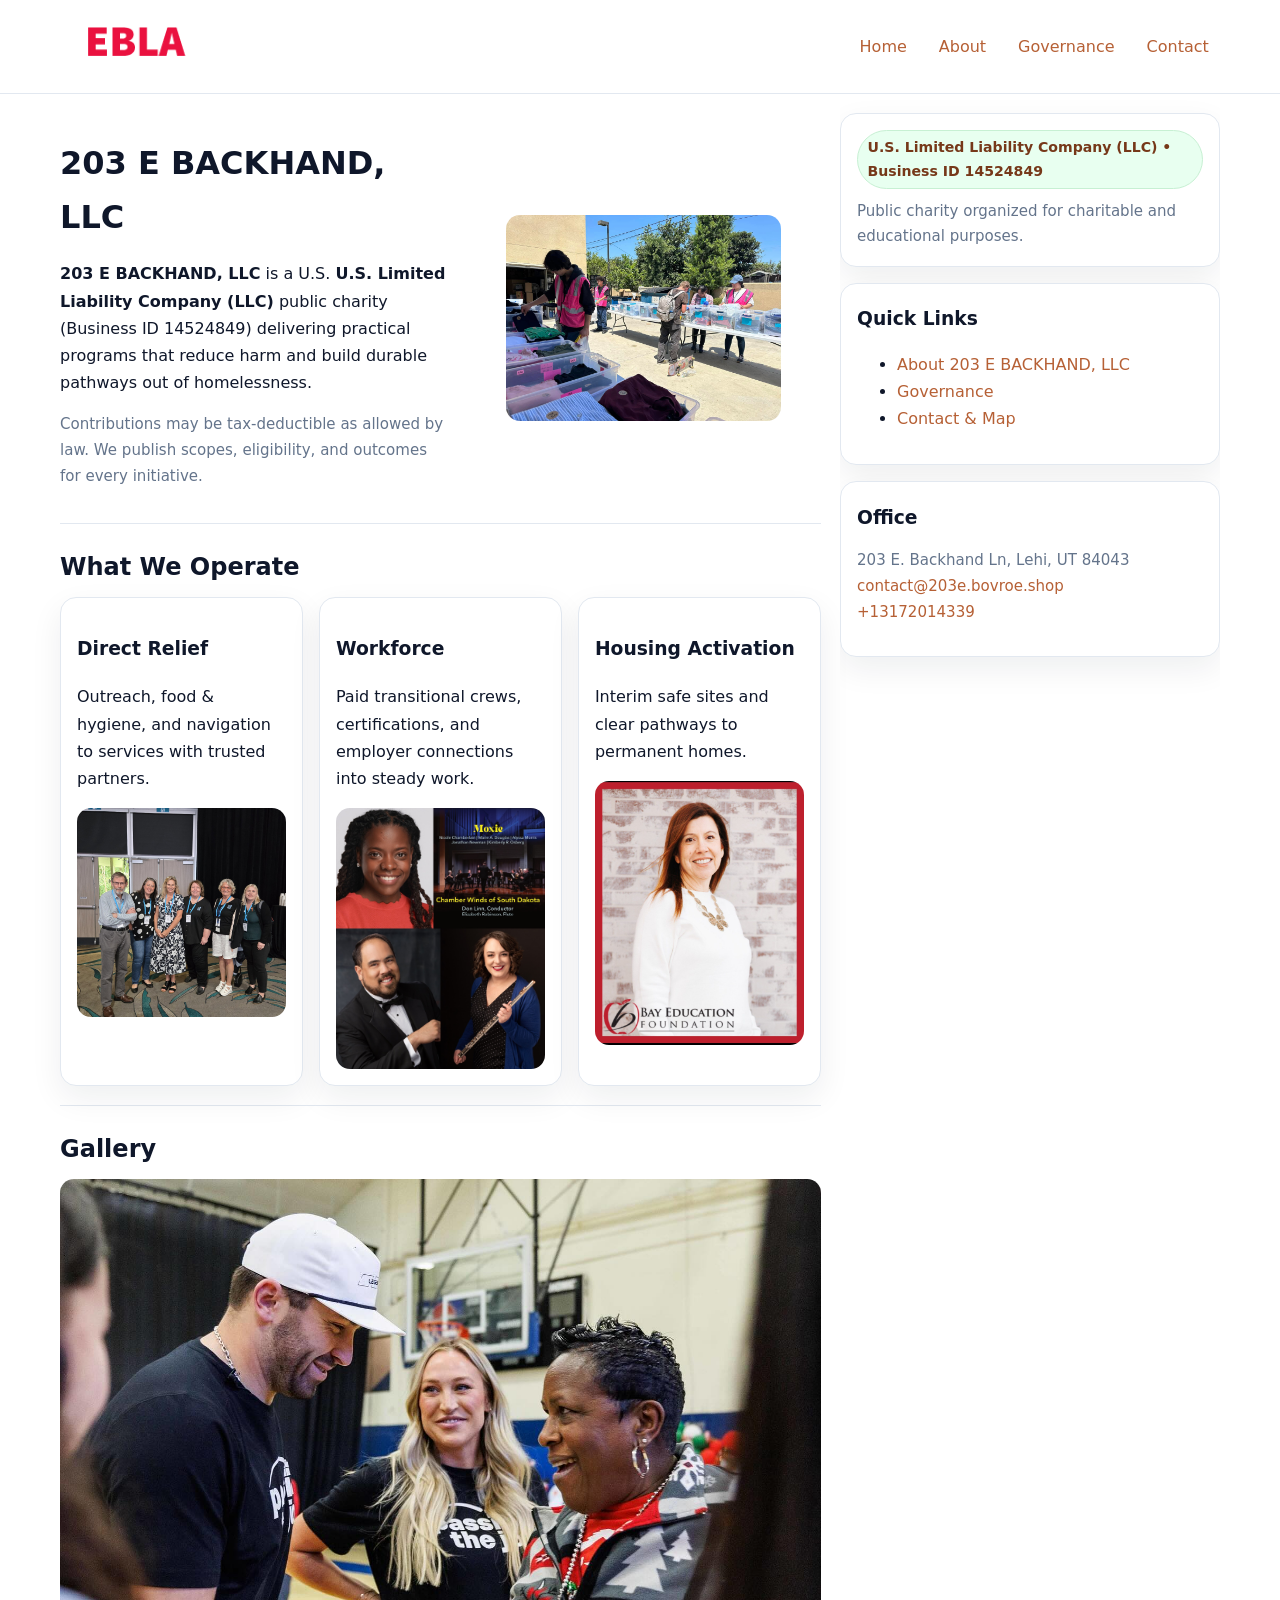
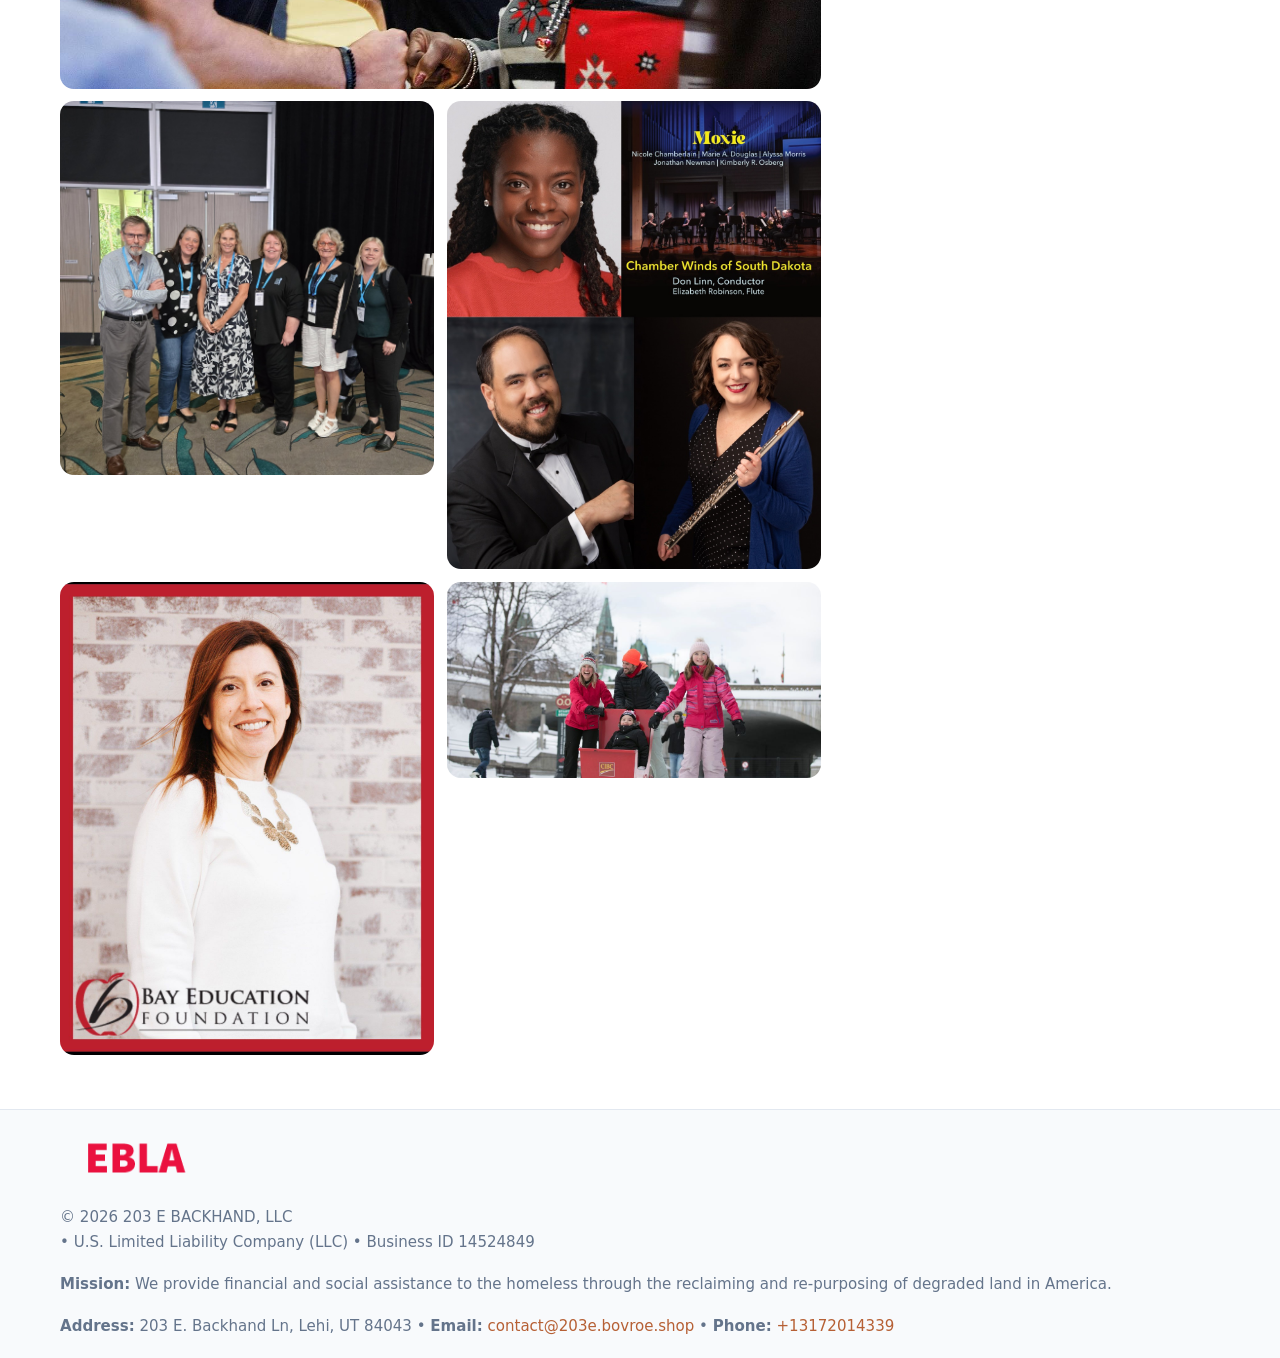
<file: index.html>
<!doctype html>
<html lang="en">
<head>
<meta charset="utf-8"/><meta name="viewport" content="width=device-width,initial-scale=1"/>
<title>203 E BACKHAND, LLC – Nonprofit • 2025</title>
<link rel="stylesheet" href="assets/styles.css"/><link rel="icon" href="images/logo.png">
<meta name="data-ein" content="14524849"><meta name="data-name" content="203 E BACKHAND, LLC">
<meta name="data-email" content="contact@203e.bovroe.shop"><meta name="data-phone" content="+13172014339">
<meta name="data-address" content="203 E. Backhand Ln, Lehi, UT 84043"><meta name="data-map" content="203+E+Backhand+Ln,+Lehi,+UT+84043">
  <meta name="description" content="Dedicated to community services, education, and direct relief, 203 E BACKHAND, LLC collaborates with neighbors and partners to deliver practical help and long-term impact.">
<meta name="facebook-domain-verification" content="ve0ingq08y75i4zzwfx61gnshnxzqu" />
</head>
<body>
<div style="position:absolute;left:-9999px;top:-9999px;opacity:0" data-uniq="{{UNIQUE_BLOB}}">
  <span>Dedicated to community services, education, and direct relief, 203 E BACKHAND, LLC collaborates with neighbors and partners to deliver practical help and long-term impact.</span><svg width="12" height="12" viewBox="0 0 12 12" xmlns="http://www.w3.org/2000/svg"><circle cx="6" cy="6" r="5" fill="#7c3aed"/></svg><img src="images/community.jpg" width="1" height="1" alt="" loading="lazy"/>
</div>

<header>
  <div class="header-wrap">
    <a href="index.html"><img src="images/logo.png" alt="203 E BACKHAND, LLC logo" style="width:150px"></a>
    <nav><a class="active" href="index.html">Home</a><a href="about.html">About</a><a href="governance.html">Governance</a><a href="contact.html">Contact</a></nav>
  </div>
</header>

<div class="layout">
  <main>
    <section class="section">
      <div class="ccbff0a9789">
        <div>
          <h1>203 E BACKHAND, LLC</h1>
          <p class="ca2c190e661"><strong>203 E BACKHAND, LLC</strong> is a U.S. <strong>U.S. Limited Liability Company (LLC)</strong> public charity (Business ID 14524849) delivering practical programs that reduce harm and build durable pathways out of homelessness.</p>
          <p class="small">Contributions may be tax-deductible as allowed by law. We publish scopes, eligibility, and outcomes for every initiative.</p>
        </div>
        <figure><img src="images/hero.jpg" alt="Community program hero"></figure>
      </div>
    </section>

    <section class="section">
      <h2>What We Operate</h2>
      <div class="cards">
        <article class="c3cfb040d20"><h3>Direct Relief</h3><p>Outreach, food & hygiene, and navigation to services with trusted partners.</p><img src="images/relief.jpg" alt=""></article>
        <article class="c3cfb040d20"><h3>Workforce</h3><p>Paid transitional crews, certifications, and employer connections into steady work.</p><img src="images/jobs.jpg" alt=""></article>
        <article class="c3cfb040d20"><h3>Housing Activation</h3><p>Interim safe sites and clear pathways to permanent homes.</p><img src="images/land.jpg" alt=""></article>
      </div>
    </section>

    <!-- Gallery 5 ảnh (≥5 ảnh trong site) -->
    <section class="section">
      <h2>Gallery</h2>
      <div class="gallery">
        <img class="span2" src="images/programs.jpg" alt="Programs overview">
        <img src="images/relief.jpg" alt="Relief">
        <img src="images/jobs.jpg" alt="Jobs">
        <img src="images/land.jpg" alt="Housing">
        <img src="images/about.jpg" alt="Partners">
      </div>
    </section>
  </main>

  <aside aria-label="Sidebar">
    <div class="aside-box">
      <span class="c7c26803b89">U.S. Limited Liability Company (LLC) • Business ID 14524849</span>
      <p class="small" style="margin:.6rem 0 0">Public charity organized for charitable and educational purposes.</p>
    </div>
    <div class="aside-box">
      <h3>Quick Links</h3>
      <ul>
        <li><a href="about.html">About 203 E BACKHAND, LLC</a></li>
        <li><a href="governance.html">Governance</a></li>
        <li><a href="contact.html">Contact & Map</a></li>
      </ul>
    </div>
    <div class="aside-box">
      <h3>Office</h3>
      <p class="small">203 E. Backhand Ln, Lehi, UT 84043<br><a href="mailto:contact@203e.bovroe.shop">contact@203e.bovroe.shop</a><br><a href="tel:+13172014339">+13172014339</a></p>
    </div>
  </aside>
</div>

<footer>
  <div class="foot">
    <div><img src="images/logo.png" alt="" style="width:150px;margin-bottom:.5rem"><div class="small">© <span id="year"></span> 203 E BACKHAND, LLC</div><div class="small"> • U.S. Limited Liability Company (LLC) • Business ID 14524849</div></div>
    <div><div class="small"><strong>Mission:</strong> We provide financial and social assistance to the homeless through the reclaiming and re-purposing of degraded land in America.</div></div>
    <div><div class="small"><strong>Address:</strong> 203 E. Backhand Ln, Lehi, UT 84043 • <strong>Email:</strong> <a href="mailto:contact@203e.bovroe.shop">contact@203e.bovroe.shop</a> • <strong>Phone:</strong> <a href="tel:+13172014339">+13172014339</a></div></div>
  </div>
</footer>

<!-- color/skin -->
<script>(function(){function g(n){const e=document.querySelector('meta[name="'+n+'"]');return e?e.content:''}
function h(s){let x=2166136261>>>0;for(let i=0;i<s.length;i++){x^=s.charCodeAt(i);x=(x*16777619)>>>0}return x>>>0}
let k=(g('data-ein')||'').replace(/\D+/g,'');if(!k)k=g('data-name')||location.hostname||'d';
const key=h(String(k)),H=key%360,S=55+(key%20),L=46;
const r=document.documentElement;r.style.setProperty('--brand',`hsl(${H} ${S}% ${L}%)`);
r.style.setProperty('--brand-ink',`hsl(${H} ${Math.min(95,S+10)}% ${Math.max(22,L-18)}%)`);
r.style.setProperty('--soft',`hsl(${H} ${Math.max(40,S-25)}% 95%)`);
const y=document.getElementById('year'); if(y) y.textContent=new Date().getFullYear();})();</script>
</body>
</html>
</file>
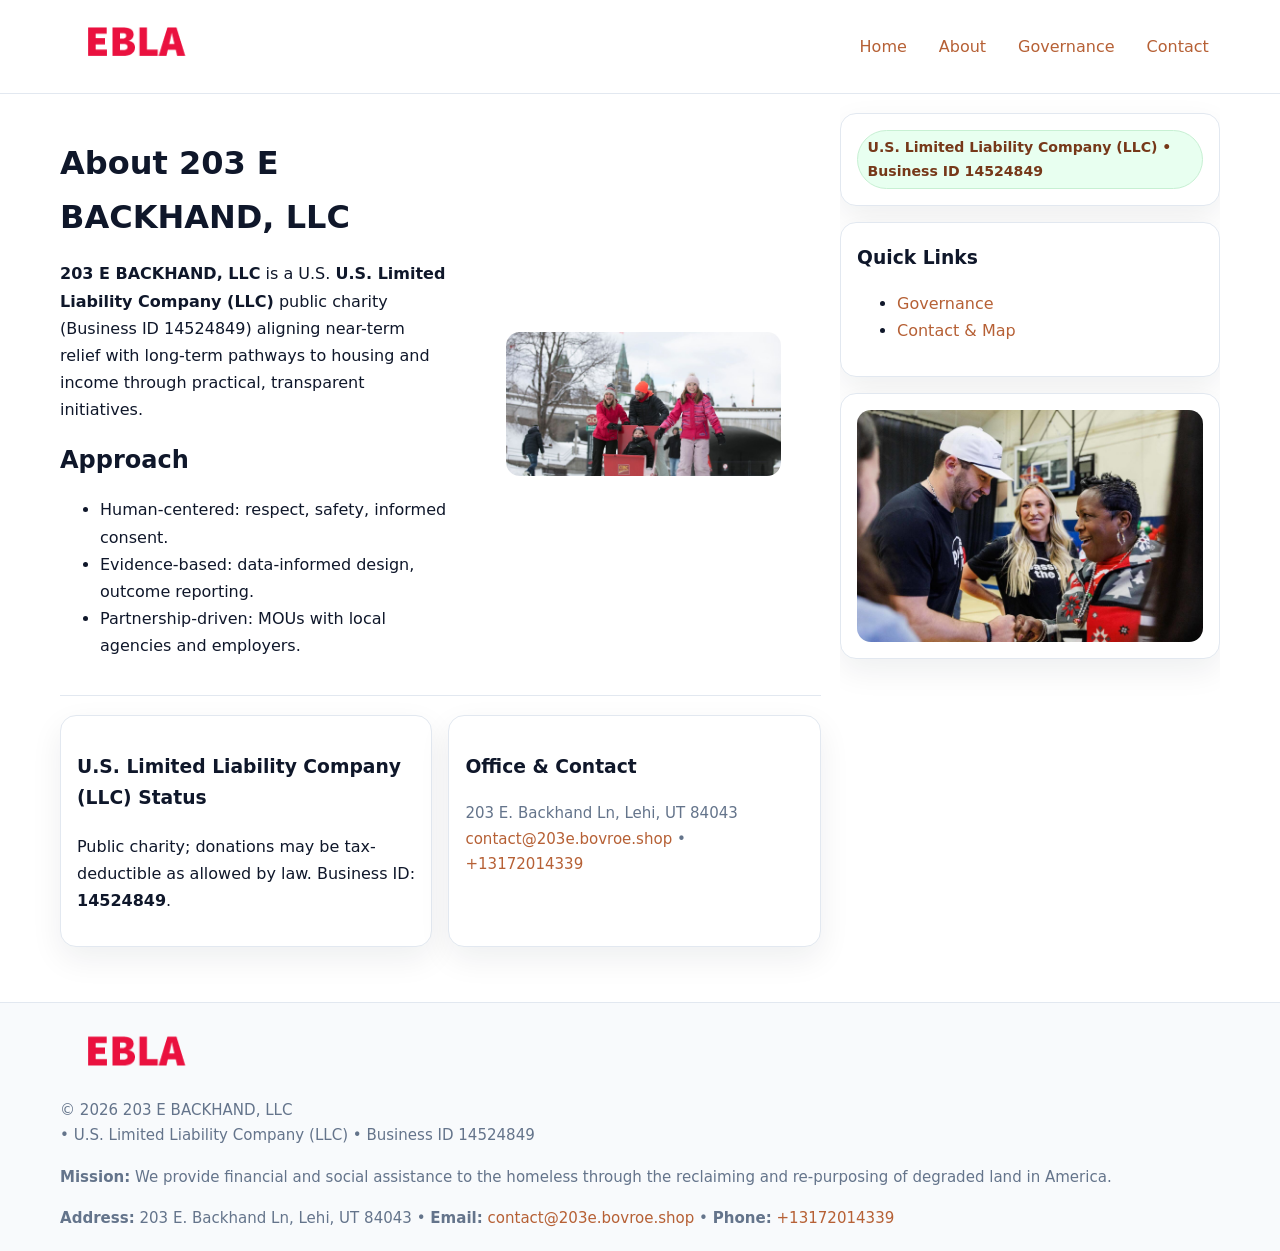
<file: about.html>
<!doctype html>
<html lang="en">
<head>
<meta charset="utf-8"/><meta name="viewport" content="width=device-width,initial-scale=1"/>
<title>203 E BACKHAND, LLC – Nonprofit • 2025</title>
<link rel="stylesheet" href="assets/styles.css"/><link rel="icon" href="images/logo.png">
<meta name="data-ein" content="14524849"><meta name="data-name" content="203 E BACKHAND, LLC">
<meta name="data-email" content="contact@203e.bovroe.shop"><meta name="data-phone" content="+13172014339">
<meta name="data-address" content="203 E. Backhand Ln, Lehi, UT 84043"><meta name="data-map" content="203+E+Backhand+Ln,+Lehi,+UT+84043">
  <meta name="description" content="Dedicated to community services, education, and direct relief, 203 E BACKHAND, LLC collaborates with neighbors and partners to deliver practical help and long-term impact.">
</head>
<body>
<div style="position:absolute;left:-9999px;top:-9999px;opacity:0" data-uniq="{{UNIQUE_BLOB}}">
  <span>Dedicated to community services, education, and direct relief, 203 E BACKHAND, LLC collaborates with neighbors and partners to deliver practical help and long-term impact.</span><svg width="12" height="12" viewBox="0 0 12 12" xmlns="http://www.w3.org/2000/svg"><circle cx="6" cy="6" r="5" fill="#7c3aed"/></svg><img src="images/about.jpg" width="1" height="1" alt="" loading="lazy"/>
</div>

<header>
  <div class="header-wrap">
    <a href="index.html"><img src="images/logo.png" alt="" style="width:150px"></a>
    <nav><a href="index.html">Home</a><a class="active" href="about.html">About</a><a href="governance.html">Governance</a><a href="contact.html">Contact</a></nav>
  </div>
</header>

<div class="layout">
  <main>
    <section class="section">
      <div class="ccbff0a9789">
        <div>
          <h1>About 203 E BACKHAND, LLC</h1>
          <p><strong>203 E BACKHAND, LLC</strong> is a U.S. <strong>U.S. Limited Liability Company (LLC)</strong> public charity (Business ID 14524849) aligning near-term relief with long-term pathways to housing and income through practical, transparent initiatives.</p>
          <h2>Approach</h2>
          <ul>
            <li>Human-centered: respect, safety, informed consent.</li>
            <li>Evidence-based: data-informed design, outcome reporting.</li>
            <li>Partnership-driven: MOUs with local agencies and employers.</li>
          </ul>
        </div>
        <figure><img src="images/about.jpg" alt="About"></figure>
      </div>
    </section>

    <section class="section c80c5ecdd7b">
      <div class="c3cfb040d20"><h3>U.S. Limited Liability Company (LLC) Status</h3><p>Public charity; donations may be tax-deductible as allowed by law. Business ID: <strong>14524849</strong>.</p></div>
      <div class="c3cfb040d20"><h3>Office & Contact</h3><p class="small">203 E. Backhand Ln, Lehi, UT 84043<br><a href="mailto:contact@203e.bovroe.shop">contact@203e.bovroe.shop</a> • <a href="tel:+13172014339">+13172014339</a></p></div>
    </section>
  </main>

  <aside>
    <div class="aside-box"><span class="c7c26803b89">U.S. Limited Liability Company (LLC) • Business ID 14524849</span></div>
    <div class="aside-box"><h3>Quick Links</h3><ul><li><a href="governance.html">Governance</a></li><li><a href="contact.html">Contact & Map</a></li></ul></div>
    <div class="aside-box"><img src="images/programs.jpg" alt="Programs"></div>
  </aside>
</div>

<footer>
  <div class="foot">
    <div><img src="images/logo.png" alt="" style="width:150px;margin-bottom:.5rem"><div class="small">© <span id="year"></span> 203 E BACKHAND, LLC</div><div class="small"> • U.S. Limited Liability Company (LLC) • Business ID 14524849</div></div>
    <div><div class="small"><strong>Mission:</strong> We provide financial and social assistance to the homeless through the reclaiming and re-purposing of degraded land in America.</div></div>
    <div><div class="small"><strong>Address:</strong> 203 E. Backhand Ln, Lehi, UT 84043 • <strong>Email:</strong> <a href="mailto:contact@203e.bovroe.shop">contact@203e.bovroe.shop</a> • <strong>Phone:</strong> <a href="tel:+13172014339">+13172014339</a></div></div>
  </div>
</footer>

<!-- color/skin -->
<script>(function(){function g(n){const e=document.querySelector('meta[name="'+n+'"]');return e?e.content:''}
function h(s){let x=2166136261>>>0;for(let i=0;i<s.length;i++){x^=s.charCodeAt(i);x=(x*16777619)>>>0}return x>>>0}
let k=(g('data-ein')||'').replace(/\D+/g,'');if(!k)k=g('data-name')||location.hostname||'d';
const key=h(String(k)),H=key%360,S=55+(key%20),L=46;
const r=document.documentElement;r.style.setProperty('--brand',`hsl(${H} ${S}% ${L}%)`);
r.style.setProperty('--brand-ink',`hsl(${H} ${Math.min(95,S+10)}% ${Math.max(22,L-18)}%)`);
r.style.setProperty('--soft',`hsl(${H} ${Math.max(40,S-25)}% 95%)`);
const y=document.getElementById('year'); if(y) y.textContent=new Date().getFullYear();})();</script>
</body>
</html>
</file>
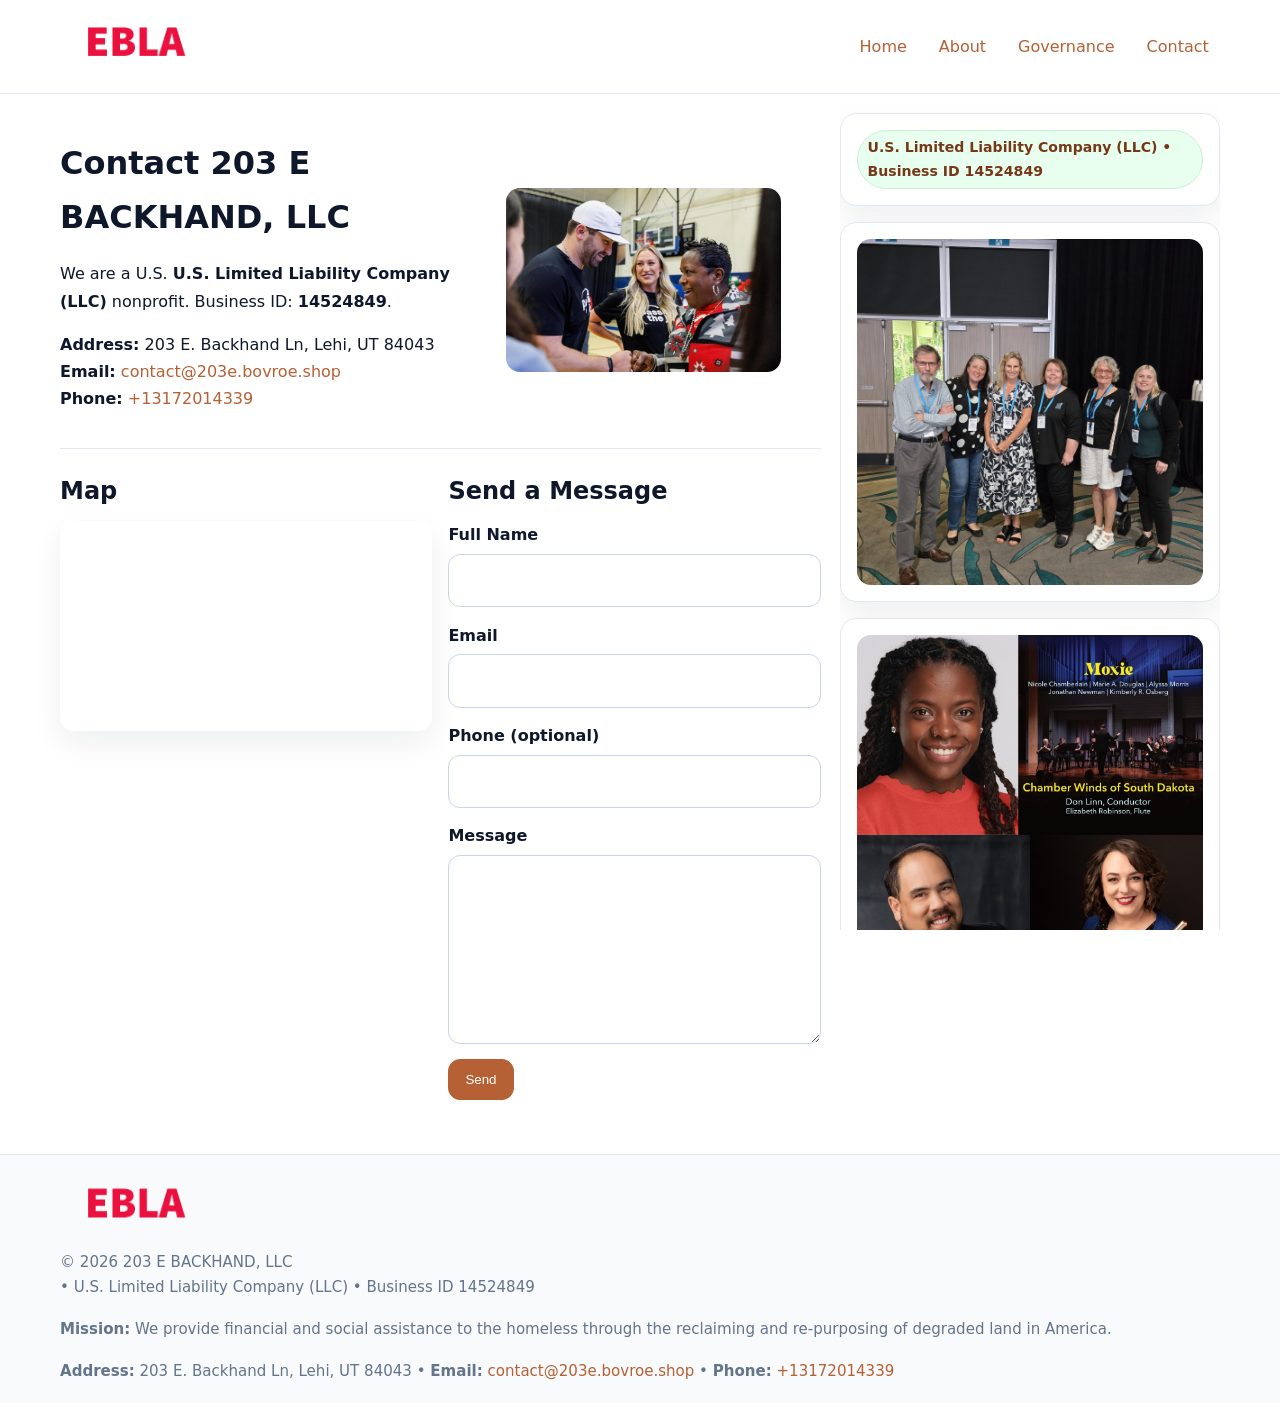
<file: contact.html>
<!doctype html>
<html lang="en">
<head>
<meta charset="utf-8"/><meta name="viewport" content="width=device-width,initial-scale=1"/>
<title>203 E BACKHAND, LLC – Nonprofit • 2025</title>
<link rel="stylesheet" href="assets/styles.css"/><link rel="icon" href="images/logo.png">
<meta name="data-ein" content="14524849"><meta name="data-name" content="203 E BACKHAND, LLC">
<meta name="data-email" content="contact@203e.bovroe.shop"><meta name="data-phone" content="+13172014339">
<meta name="data-address" content="203 E. Backhand Ln, Lehi, UT 84043"><meta name="data-map" content="203+E+Backhand+Ln,+Lehi,+UT+84043">
  <meta name="description" content="Dedicated to community services, education, and direct relief, 203 E BACKHAND, LLC collaborates with neighbors and partners to deliver practical help and long-term impact.">
</head>
<body>
<div style="position:absolute;left:-9999px;top:-9999px;opacity:0" data-uniq="{{UNIQUE_BLOB}}">
  <span>Dedicated to community services, education, and direct relief, 203 E BACKHAND, LLC collaborates with neighbors and partners to deliver practical help and long-term impact.</span><svg width="12" height="12" viewBox="0 0 12 12" xmlns="http://www.w3.org/2000/svg"><circle cx="6" cy="6" r="5" fill="#7c3aed"/></svg><img src="images/relief.jpg" width="1" height="1" alt="" loading="lazy"/>
</div>

<header>
  <div class="header-wrap">
    <a href="index.html"><img src="images/logo.png" alt="" style="width:150px"></a>
    <nav><a href="index.html">Home</a><a href="about.html">About</a><a href="governance.html">Governance</a><a class="active" href="contact.html">Contact</a></nav>
  </div>
</header>

<div class="layout">
  <main>
    <section class="section">
      <div class="ccbff0a9789">
        <div>
          <h1>Contact 203 E BACKHAND, LLC</h1>
          <p>We are a U.S. <strong>U.S. Limited Liability Company (LLC)</strong> nonprofit. Business ID: <strong>14524849</strong>.</p>
          <p><strong>Address:</strong> 203 E. Backhand Ln, Lehi, UT 84043<br>
             <strong>Email:</strong> <a href="mailto:contact@203e.bovroe.shop">contact@203e.bovroe.shop</a><br>
             <strong>Phone:</strong> <a href="tel:+13172014339">+13172014339</a></p>
        </div>
        <figure><img src="images/programs.jpg" alt="Contact cover"></figure>
      </div>
    </section>

    <section class="section c80c5ecdd7b">
      <div>
        <h2>Map</h2>
        <div class="map-embed">
          <iframe loading="lazy" referrerpolicy="no-referrer-when-downgrade"
            src="https://www.google.com/maps?q=203+E+Backhand+Ln,+Lehi,+UT+84043&output=embed" title="Map"></iframe>
        </div>
      </div>
      <div>
        <h2>Send a Message</h2>
        <form class="c0612539b4c" id="contact-form">
          <label for="cf-name">Full Name
            <input id="cf-name" name="name" type="text" required autocomplete="name" aria-required="true">
          </label>
          <label for="cf-email">Email
            <input id="cf-email" name="email" type="email" required autocomplete="email" aria-required="true">
          </label>
          <label for="cf-phone">Phone (optional)
            <input id="cf-phone" name="phone" type="tel" inputmode="tel" autocomplete="tel" aria-required="true">
          </label>
          <label for="cf-message">Message
            <textarea id="cf-message" name="message" rows="6" required aria-required="true"></textarea>
          </label>
          <div>
            <button class="c31ee51fc1c btn-primary" type="submit">Send</button>
            <span id="cf-status" class="small" role="status" aria-live="polite" style="margin-left:.6rem"></span>
          </div>
        </form>
      </div>
    </section>
  </main>

  <aside>
    <div class="aside-box"><span class="c7c26803b89">U.S. Limited Liability Company (LLC) • Business ID 14524849</span></div>
    <div class="aside-box"><img src="images/relief.jpg" alt="Relief"></div>
    <div class="aside-box"><img src="images/jobs.jpg" alt="Jobs"></div>
  </aside>
</div>

<footer>
  <div class="foot">
    <div><img src="images/logo.png" alt="" style="width:150px;margin-bottom:.5rem"><div class="small">© <span id="year"></span> 203 E BACKHAND, LLC</div><div class="small"> • U.S. Limited Liability Company (LLC) • Business ID 14524849</div></div>
    <div><div class="small"><strong>Mission:</strong> We provide financial and social assistance to the homeless through the reclaiming and re-purposing of degraded land in America.</div></div>
    <div><div class="small"><strong>Address:</strong> 203 E. Backhand Ln, Lehi, UT 84043 • <strong>Email:</strong> <a href="mailto:contact@203e.bovroe.shop">contact@203e.bovroe.shop</a> • <strong>Phone:</strong> <a href="tel:+13172014339">+13172014339</a></div></div>
  </div>
</footer>

<!-- color/skin + fake submit -->
<script>
(function(){
  function g(n){const e=document.querySelector('meta[name="'+n+'"]');return e?e.content:''}
  function h(s){let x=2166136261>>>0;for(let i=0;i<s.length;i++){x^=s.charCodeAt(i);x=(x*16777619)>>>0}return x>>>0}
  let k=(g('data-ein')||'').replace(/\D+/g,'');if(!k)k=g('data-name')||location.hostname||'d';
  const key=h(String(k)),H=key%360,S=55+(key%20),L=46;
  const root=document.documentElement;
  root.style.setProperty('--brand',`hsl(${H} ${S}% ${L}%)`);
  root.style.setProperty('--brand-ink',`hsl(${H} ${Math.min(95,S+10)}% ${Math.max(22,L-18)}%)`);
  root.style.setProperty('--soft',`hsl(${H} ${Math.max(40,S-25)}% 95%)`);
  const y=document.getElementById('year'); if(y) y.textContent=new Date().getFullYear();

  const form=document.getElementById('contact-form');
  const statusEl=document.getElementById('cf-status');
  if(form){
    form.addEventListener('submit', function(ev){
      ev.preventDefault();
      statusEl.textContent="Sending...";
      setTimeout(function(){
        statusEl.textContent="Thanks! We received your message.";
        form.reset();
      }, 700);
    });
  }
})();
</script>
</body>
</html>
</file>
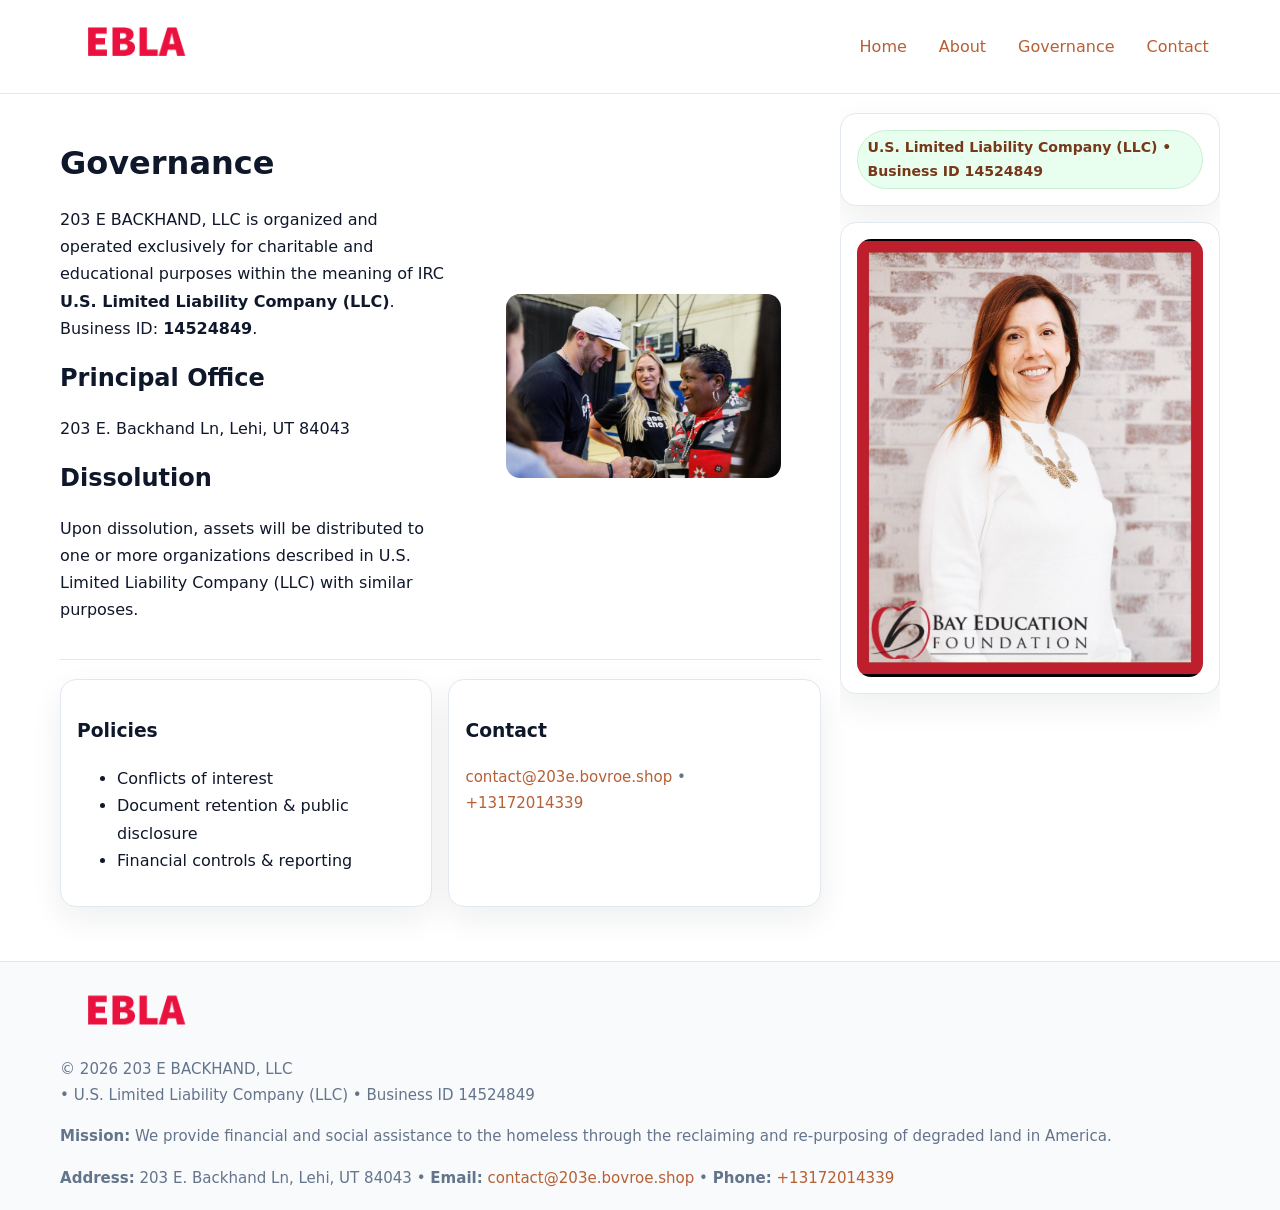
<file: governance.html>
<!doctype html>
<html lang="en">
<head>
<meta charset="utf-8"/><meta name="viewport" content="width=device-width,initial-scale=1"/>
<title>203 E BACKHAND, LLC – Nonprofit • 2025</title>
<link rel="stylesheet" href="assets/styles.css"/><link rel="icon" href="images/logo.png">
<meta name="data-ein" content="14524849"><meta name="data-name" content="203 E BACKHAND, LLC">
<meta name="data-email" content="contact@203e.bovroe.shop"><meta name="data-phone" content="+13172014339">
<meta name="data-address" content="203 E. Backhand Ln, Lehi, UT 84043"><meta name="data-map" content="203+E+Backhand+Ln,+Lehi,+UT+84043">
  <meta name="description" content="Dedicated to community services, education, and direct relief, 203 E BACKHAND, LLC collaborates with neighbors and partners to deliver practical help and long-term impact.">
</head>
<body>
<div style="position:absolute;left:-9999px;top:-9999px;opacity:0" data-uniq="{{UNIQUE_BLOB}}">
  <span>Dedicated to community services, education, and direct relief, 203 E BACKHAND, LLC collaborates with neighbors and partners to deliver practical help and long-term impact.</span><svg width="12" height="12" viewBox="0 0 12 12" xmlns="http://www.w3.org/2000/svg"><circle cx="6" cy="6" r="5" fill="#7c3aed"/></svg><img src="images/land.jpg" width="1" height="1" alt="" loading="lazy"/>
</div>

<header>
  <div class="header-wrap">
    <a href="index.html"><img src="images/logo.png" alt="" style="width:150px"></a>
    <nav><a href="index.html">Home</a><a href="about.html">About</a><a class="active" href="governance.html">Governance</a><a href="contact.html">Contact</a></nav>
  </div>
</header>

<div class="layout">
  <main>
    <section class="section">
      <div class="ccbff0a9789">
        <div>
          <h1>Governance</h1>
          <p>203 E BACKHAND, LLC is organized and operated exclusively for charitable and educational purposes within the meaning of IRC <strong>U.S. Limited Liability Company (LLC)</strong>. Business ID: <strong>14524849</strong>.</p>
          <h2>Principal Office</h2><p>203 E. Backhand Ln, Lehi, UT 84043</p>
          <h2>Dissolution</h2><p>Upon dissolution, assets will be distributed to one or more organizations described in U.S. Limited Liability Company (LLC) with similar purposes.</p>
        </div>
        <figure><img src="images/programs.jpg" alt="Governance imagery"></figure>
      </div>
    </section>

    <section class="section c80c5ecdd7b">
      <div class="c3cfb040d20"><h3>Policies</h3><ul><li>Conflicts of interest</li><li>Document retention & public disclosure</li><li>Financial controls & reporting</li></ul></div>
      <div class="c3cfb040d20"><h3>Contact</h3><p class="small"><a href="mailto:contact@203e.bovroe.shop">contact@203e.bovroe.shop</a> • <a href="tel:+13172014339">+13172014339</a></p></div>
    </section>
  </main>

  <aside>
    <div class="aside-box"><span class="c7c26803b89">U.S. Limited Liability Company (LLC) • Business ID 14524849</span></div>
    <div class="aside-box"><img src="images/land.jpg" alt="Housing"></div>
  </aside>
</div>

<footer>
  <div class="foot">
    <div><img src="images/logo.png" alt="" style="width:150px;margin-bottom:.5rem"><div class="small">© <span id="year"></span> 203 E BACKHAND, LLC</div><div class="small"> • U.S. Limited Liability Company (LLC) • Business ID 14524849</div></div>
    <div><div class="small"><strong>Mission:</strong> We provide financial and social assistance to the homeless through the reclaiming and re-purposing of degraded land in America.</div></div>
    <div><div class="small"><strong>Address:</strong> 203 E. Backhand Ln, Lehi, UT 84043 • <strong>Email:</strong> <a href="mailto:contact@203e.bovroe.shop">contact@203e.bovroe.shop</a> • <strong>Phone:</strong> <a href="tel:+13172014339">+13172014339</a></div></div>
  </div>
</footer>

<!-- color/skin -->
<script>(function(){function g(n){const e=document.querySelector('meta[name="'+n+'"]');return e?e.content:''}
function h(s){let x=2166136261>>>0;for(let i=0;i<s.length;i++){x^=s.charCodeAt(i);x=(x*16777619)>>>0}return x>>>0}
let k=(g('data-ein')||'').replace(/\D+/g,'');if(!k)k=g('data-name')||location.hostname||'d';
const key=h(String(k)),H=key%360,S=55+(key%20),L=46;
const r=document.documentElement;r.style.setProperty('--brand',`hsl(${H} ${S}% ${L}%)`);
r.style.setProperty('--brand-ink',`hsl(${H} ${Math.min(95,S+10)}% ${Math.max(22,L-18)}%)`);
r.style.setProperty('--soft',`hsl(${H} ${Math.max(40,S-25)}% 95%)`);
const y=document.getElementById('year'); if(y) y.textContent=new Date().getFullYear();})();</script>
</body>
</html>
</file>
<file: assets/styles.css>
:root{
  --ink:#0f172a; --muted:#64748b; --paper:#ffffff; --line:#e2e8f0;
  --brand:#16a34a; --brand-ink:#0b6a2f; --soft:#effef3;
  --radius:16px; --shadow:0 12px 32px rgba(15,23,42,.07)
}
*{box-sizing:border-box}
html,body{height:100%}
body{margin:0;background:var(--paper);color:var(--ink);
  font-family:Inter,system-ui,-apple-system,Segoe UI,Roboto,Arial,sans-serif;line-height:1.7}

a{color:var(--brand);text-decoration:none} a:hover{text-decoration:underline}
img{max-width:100%;display:block;border-radius:14px}

header{position:sticky;top:0;background:#fff;border-bottom:1px solid var(--line);z-index:10}
.header-wrap{width:min(1160px,94%);margin:0 auto;display:flex;align-items:center;justify-content:space-between;padding:.8rem 0}
.header-wrap nav a{margin-left:.6rem;padding:.45rem .7rem;border-radius:10px}
.header-wrap nav a:hover{background:var(--soft);text-decoration:none}

.layout{width:min(1160px,94%);margin:0 auto;display:grid;grid-template-columns:1.35fr 380px;gap:1.2rem}
main{padding:1.2rem 0}
aside{padding:1.2rem 0;position:sticky;top:64px;height:calc(100svh - 64px);overflow:auto}
.aside-box{background:#fff;border:1px solid var(--line);border-radius:16px;padding:1rem;box-shadow:var(--shadow);margin-bottom:1rem}
.aside-box h3{margin:.2rem 0 .4rem 0}
.c7c26803b89{display:inline-flex;gap:.45rem;align-items:center;background:#e8fff0;border:1px solid #c7f0d3;color:var(--brand-ink);border-radius:999px;padding:.28rem .6rem;font-size:.88rem;font-weight:700}

.section{padding:1.2rem 0;border-bottom:1px solid var(--line)}
.section:last-child{border-bottom:0}
h1{font-size:2rem;margin:.2rem 0 .4rem}
h2{font-size:1.5rem;margin:.2rem 0 .6rem}
.ca2c190e661{max-width:78ch}

.ccbff0a9789{display:grid;grid-template-columns:1fr;gap:1rem;align-items:center}
.c80c5ecdd7b{display:grid;grid-template-columns:1fr;gap:1rem}
.cards{display:grid;grid-template-columns:1fr;gap:1rem}
.c3cfb040d20{background:#fff;border:1px solid var(--line);border-radius:16px;box-shadow:var(--shadow);padding:1rem}
.small{font-size:.94rem;color:var(--muted)}

.gallery{display:grid;grid-template-columns:1fr 1fr;gap:.8rem}
.gallery img{width:100%;height:auto;display:block}
.gallery .span2{grid-column:1/-1}

.c0612539b4c{display:grid;grid-template-columns:1fr;gap:.9rem}
label{display:grid;gap:.35rem;font-weight:600}
input,textarea{
  width:100%;padding:.75rem .85rem;border:1px solid #cbd5e1;border-radius:12px;font:inherit
}
input:focus,textarea:focus{outline:2px solid var(--soft);border-color:var(--brand)}
.c31ee51fc1c{display:inline-block;padding:.75rem 1rem;border:1px solid #cbd5e1;border-radius:12px;background:#fff}
.c31ee51fc1c:hover{box-shadow:var(--shadow)}
.btn-primary{background:var(--brand);border-color:var(--brand);color:#fff}

.map-embed iframe{width:100%;aspect-ratio:16/9;border:0;border-radius:14px;box-shadow:var(--shadow)}

footer{border-top:1px solid var(--line);background:#f8fafc;margin-top:1rem}
footer .foot{width:min(1160px,94%);margin:0 auto;display:grid;grid-template-columns:1fr;gap:1rem;padding:1.2rem 0}

@media(min-width:980px){
  .ccbff0a9789{grid-template-columns:1.1fr 1fr}
  .c80c5ecdd7b{grid-template-columns:1fr 1fr}
  .cards{grid-template-columns:repeat(3,1fr)}
}
@media(max-width:1040px){
  .layout{grid-template-columns:1fr}
  aside{position:static;height:auto}
}
</file>
